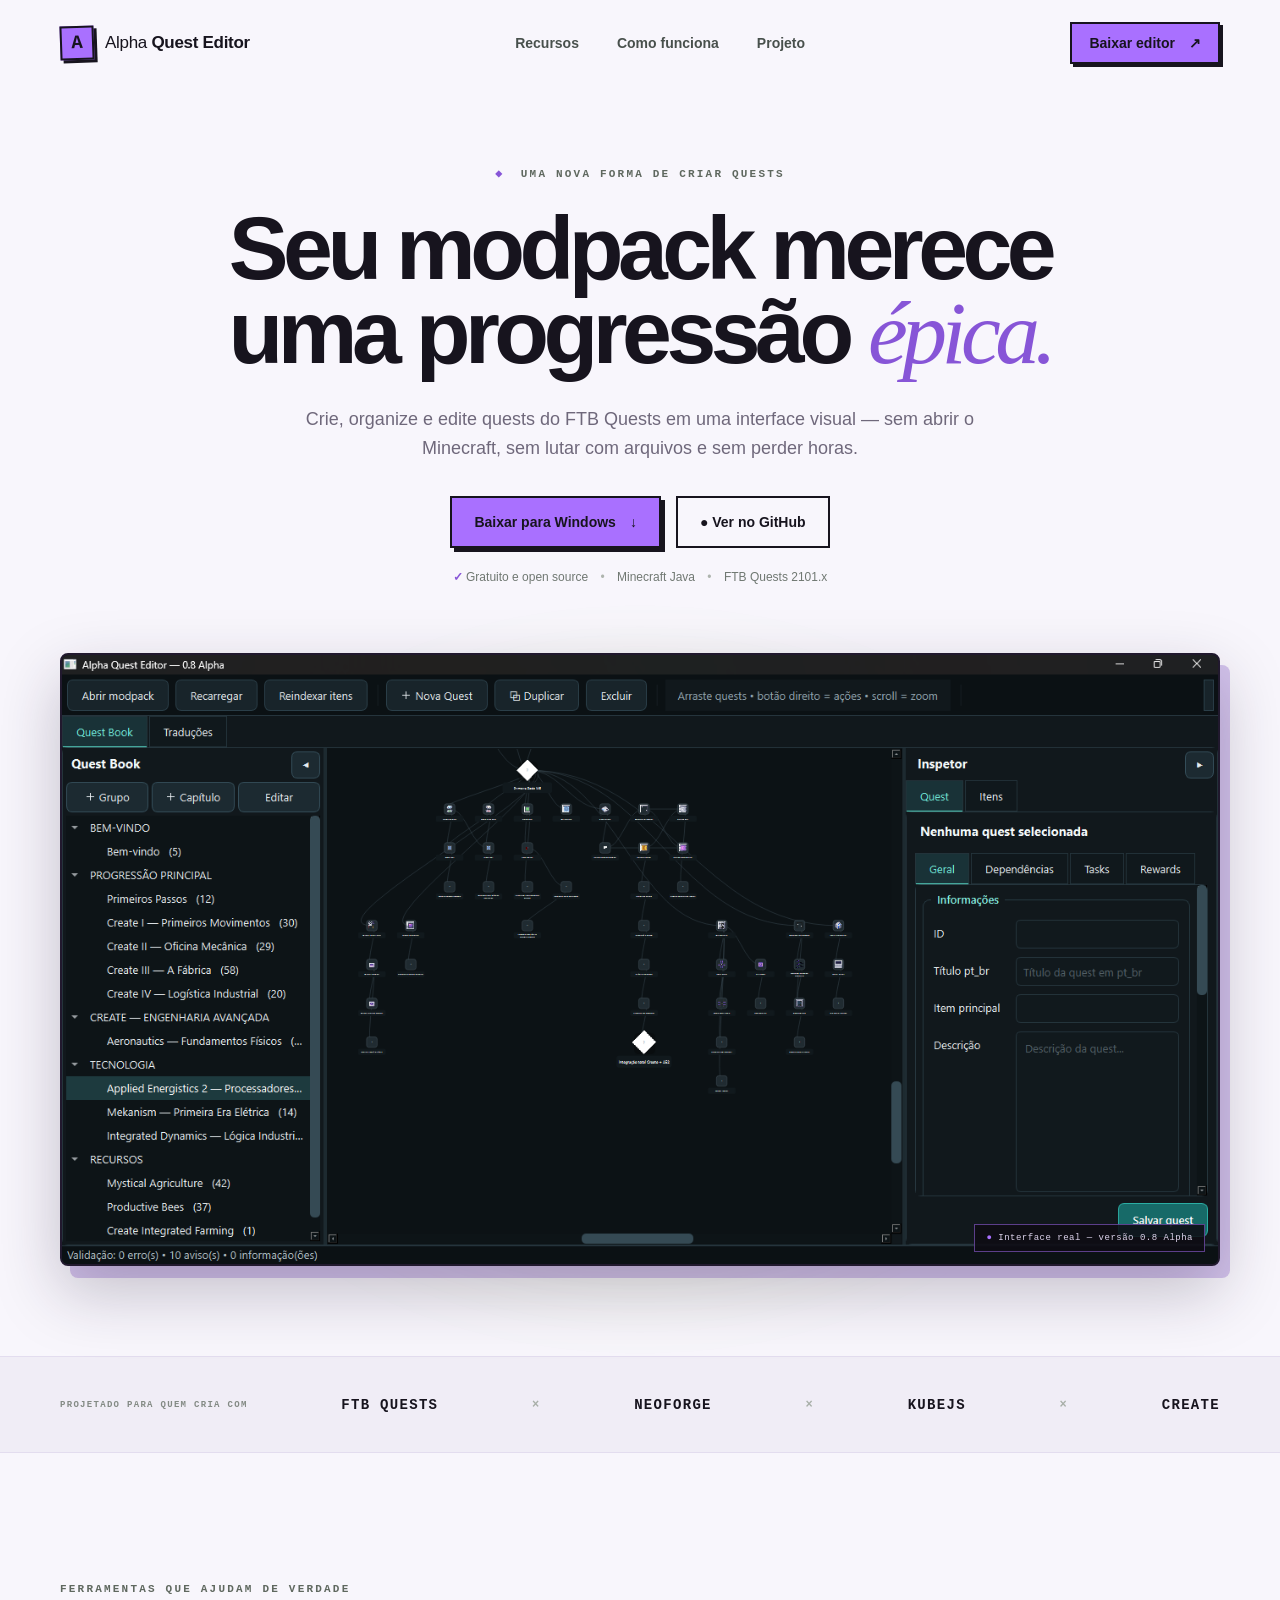
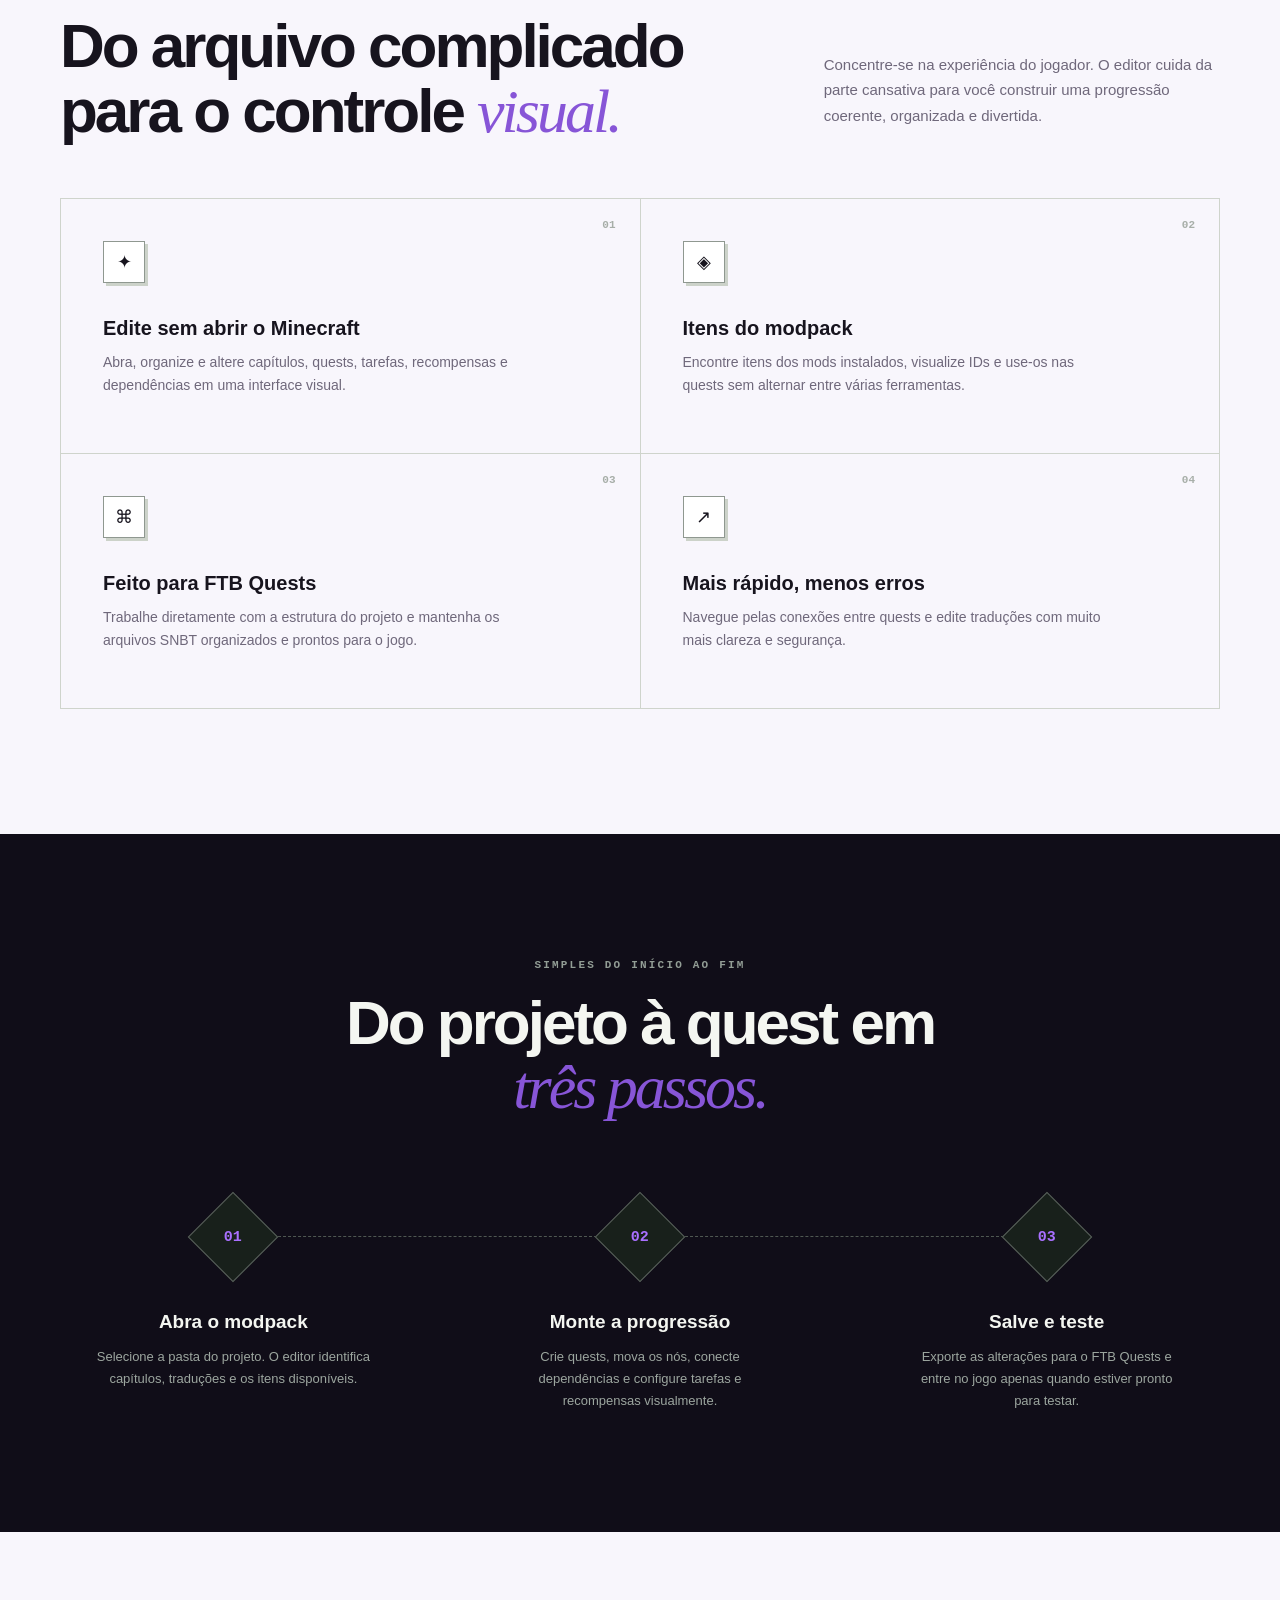
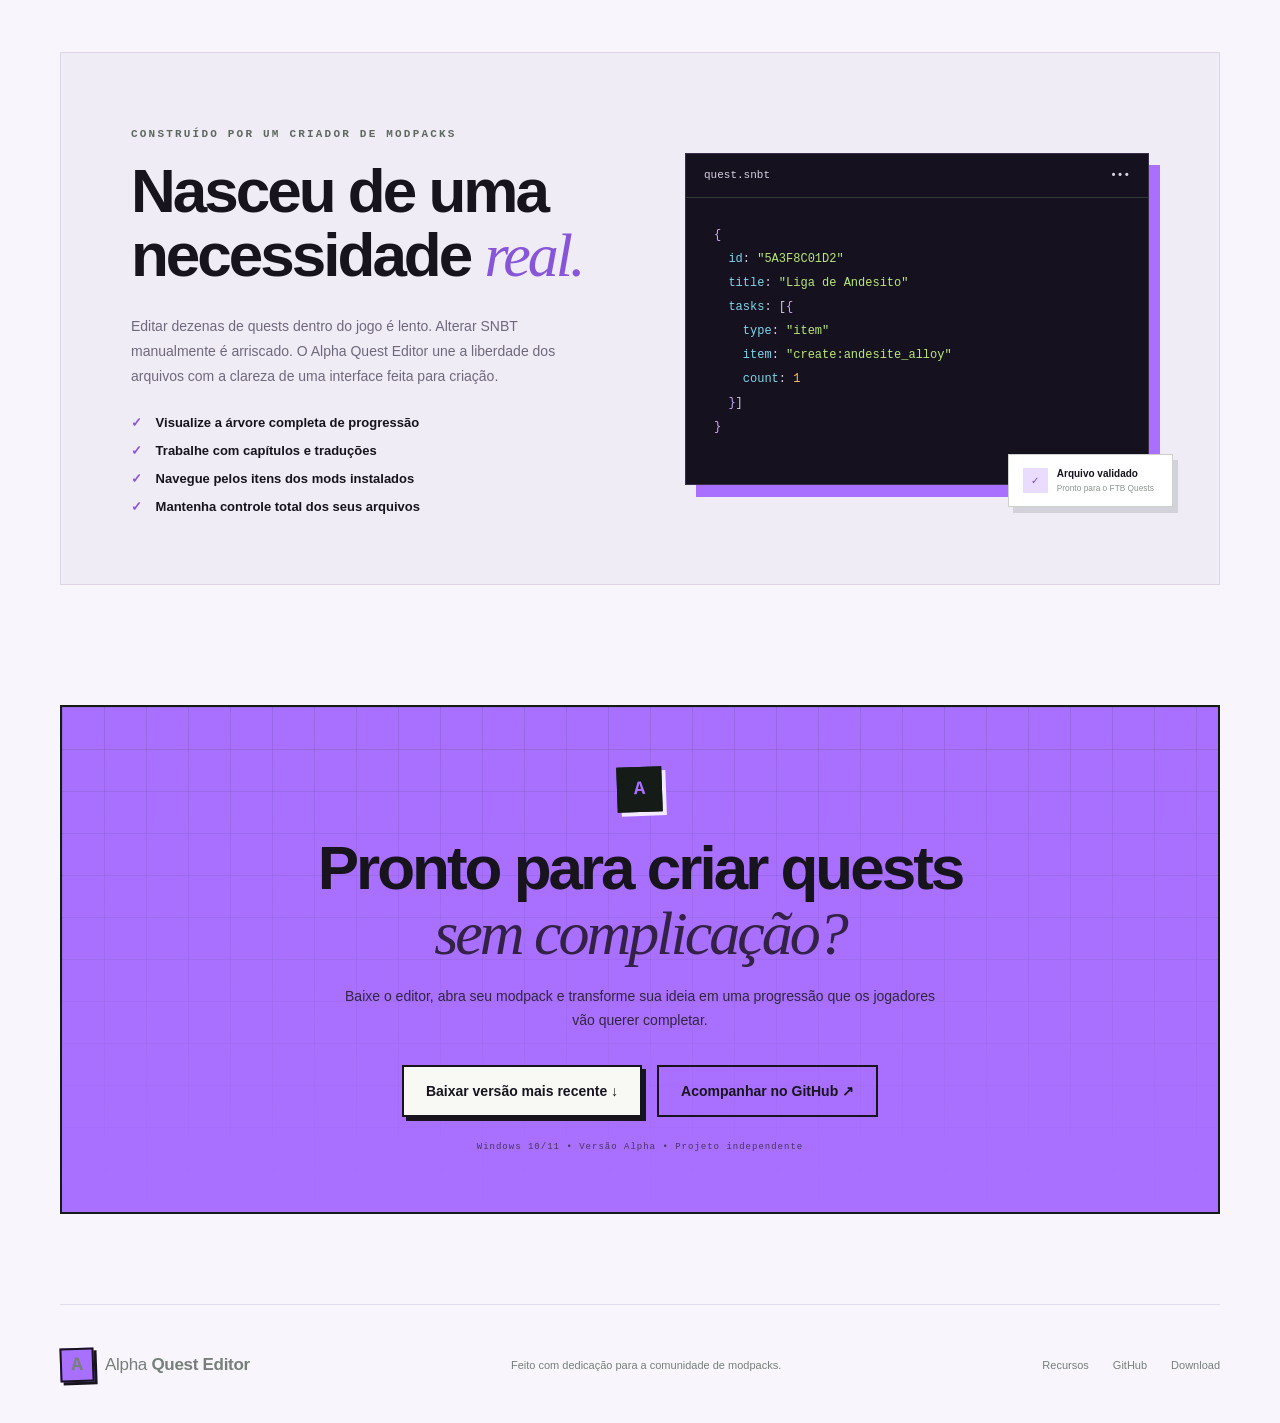
<file: index.html>
<!doctype html>
<html lang="pt-BR">
  <head>
    <meta charset="utf-8" />
    <meta name="viewport" content="width=device-width,initial-scale=1" />
    <meta
      name="description"
      content="Crie, organize e edite quests do FTB Quests sem abrir o Minecraft."
    />
    <meta name="theme-color" content="#100d18" />
    <title>Alpha Quest Editor</title>
    <link rel="stylesheet" href="styles.css" />
  </head>
  <body>
    <main>
      <nav class="nav container">
        <a class="logo" href="#inicio"
          ><span class="logo-mark">A</span
          ><span>Alpha <b>Quest Editor</b></span></a
        >
        <div class="nav-links">
          <a href="#recursos">Recursos</a
          ><a href="#como-funciona">Como funciona</a
          ><a href="#projeto">Projeto</a>
        </div>
        <a class="button button-small" href="#download"
          >Baixar editor <span>↗</span></a
        >
      </nav>

      <section class="hero container" id="inicio">
        <div class="eyebrow"><span>◆</span> UMA NOVA FORMA DE CRIAR QUESTS</div>
        <h1>Seu modpack merece<br />uma progressão <em>épica.</em></h1>
        <p class="hero-copy">
          Crie, organize e edite quests do FTB Quests em uma interface visual —
          sem abrir o Minecraft, sem lutar com arquivos e sem perder horas.
        </p>
        <div class="hero-buttons">
          <a class="button" href="#download"
            >Baixar para Windows <span>↓</span></a
          ><a class="button ghost" href="#projeto">● Ver no GitHub</a>
        </div>
        <p class="requirements">
          <span>✓</span> Gratuito e open source <i>•</i> Minecraft Java
          <i>•</i> FTB Quests 2101.x
        </p>
        <div class="mockup-wrap">
          <div class="glow"></div>
          <figure class="real-shot">
            <img
              src="assets/alpha-quest-editor.png"
              alt="Alpha Quest Editor exibindo a árvore visual de quests"
            />
            <figcaption>
              <span>●</span> Interface real — versão 0.8 Alpha
            </figcaption>
          </figure>
        </div>
      </section>

      <section class="trust">
        <div class="container trust-inner">
          <span>PROJETADO PARA QUEM CRIA COM</span><b>FTB QUESTS</b><i>×</i
          ><b>NEOFORGE</b><i>×</i><b>KUBEJS</b><i>×</i><b>CREATE</b>
        </div>
      </section>

      <section class="section container" id="recursos">
        <div class="section-heading">
          <div>
            <span class="kicker">FERRAMENTAS QUE AJUDAM DE VERDADE</span>
            <h2>Do arquivo complicado<br />para o controle <em>visual.</em></h2>
          </div>
          <p>
            Concentre-se na experiência do jogador. O editor cuida da parte
            cansativa para você construir uma progressão coerente, organizada e
            divertida.
          </p>
        </div>
        <div class="feature-grid">
          <article class="feature">
            <span class="feature-icon">✦</span>
            <h3>Edite sem abrir o Minecraft</h3>
            <p>
              Abra, organize e altere capítulos, quests, tarefas, recompensas e
              dependências em uma interface visual.
            </p>
            <span class="feature-number">01</span>
          </article>
          <article class="feature">
            <span class="feature-icon">◈</span>
            <h3>Itens do modpack</h3>
            <p>
              Encontre itens dos mods instalados, visualize IDs e use-os nas
              quests sem alternar entre várias ferramentas.
            </p>
            <span class="feature-number">02</span>
          </article>
          <article class="feature">
            <span class="feature-icon">⌘</span>
            <h3>Feito para FTB Quests</h3>
            <p>
              Trabalhe diretamente com a estrutura do projeto e mantenha os
              arquivos SNBT organizados e prontos para o jogo.
            </p>
            <span class="feature-number">03</span>
          </article>
          <article class="feature">
            <span class="feature-icon">↗</span>
            <h3>Mais rápido, menos erros</h3>
            <p>
              Navegue pelas conexões entre quests e edite traduções com muito
              mais clareza e segurança.
            </p>
            <span class="feature-number">04</span>
          </article>
        </div>
      </section>

      <section class="steps-section" id="como-funciona">
        <div class="container">
          <div class="center-heading">
            <span class="kicker">SIMPLES DO INÍCIO AO FIM</span>
            <h2>Do projeto à quest em<br /><em>três passos.</em></h2>
          </div>
          <div class="steps">
            <article>
              <div class="step-num"><span>01</span></div>
              <div class="step-line"></div>
              <h3>Abra o modpack</h3>
              <p>
                Selecione a pasta do projeto. O editor identifica capítulos,
                traduções e os itens disponíveis.
              </p>
            </article>
            <article>
              <div class="step-num"><span>02</span></div>
              <div class="step-line"></div>
              <h3>Monte a progressão</h3>
              <p>
                Crie quests, mova os nós, conecte dependências e configure
                tarefas e recompensas visualmente.
              </p>
            </article>
            <article>
              <div class="step-num"><span>03</span></div>
              <h3>Salve e teste</h3>
              <p>
                Exporte as alterações para o FTB Quests e entre no jogo apenas
                quando estiver pronto para testar.
              </p>
            </article>
          </div>
        </div>
      </section>

      <section class="project-section container" id="projeto">
        <div class="project-card">
          <div class="project-copy">
            <span class="kicker">CONSTRUÍDO POR UM CRIADOR DE MODPACKS</span>
            <h2>Nasceu de uma necessidade <em>real.</em></h2>
            <p>
              Editar dezenas de quests dentro do jogo é lento. Alterar SNBT
              manualmente é arriscado. O Alpha Quest Editor une a liberdade dos
              arquivos com a clareza de uma interface feita para criação.
            </p>
            <ul>
              <li><span>✓</span> Visualize a árvore completa de progressão</li>
              <li><span>✓</span> Trabalhe com capítulos e traduções</li>
              <li><span>✓</span> Navegue pelos itens dos mods instalados</li>
              <li><span>✓</span> Mantenha controle total dos seus arquivos</li>
            </ul>
          </div>
          <div class="code-card">
            <div class="code-bar"><span>quest.snbt</span><b>•••</b></div>
            <pre><code><span class="purple">{</span>
  <span class="blue">id</span>: <span class="green">"5A3F8C01D2"</span>
  <span class="blue">title</span>: <span class="green">"Liga de Andesito"</span>
  <span class="blue">tasks</span>: [<span class="purple">{</span>
    <span class="blue">type</span>: <span class="green">"item"</span>
    <span class="blue">item</span>: <span class="green">"create:andesite_alloy"</span>
    <span class="blue">count</span>: <span class="orange">1</span>
  <span class="purple">}</span>]
<span class="purple">}</span></code></pre>
            <div class="code-badge">
              <span>✓</span><b>Arquivo validado</b
              ><small>Pronto para o FTB Quests</small>
            </div>
          </div>
        </div>
      </section>

      <section class="cta container" id="download">
        <div class="cta-grid"></div>
        <div class="cta-content">
          <span class="logo-mark large">A</span>
          <h2>Pronto para criar quests<br /><em>sem complicação?</em></h2>
          <p>
            Baixe o editor, abra seu modpack e transforme sua ideia em uma
            progressão que os jogadores vão querer completar.
          </p>
          <div class="hero-buttons">
            <a
              class="button light"
              href="https://github.com/DiomarGoncalves/AlphaQuestEditor/releases"
              >Baixar versão mais recente ↓</a
            ><a
              class="button outline"
              href="https://github.com/DiomarGoncalves/AlphaQuestEditor"
              >Acompanhar no GitHub ↗</a
            >
          </div>
          <small>Windows 10/11 • Versão Alpha • Projeto independente</small>
        </div>
      </section>

      <footer class="footer container">
        <a class="logo" href="#inicio"
          ><span class="logo-mark">A</span
          ><span>Alpha <b>Quest Editor</b></span></a
        >
        <p>Feito com dedicação para a comunidade de modpacks.</p>
        <div>
          <a href="#recursos">Recursos</a><a href="#projeto">GitHub</a
          ><a href="#download">Download</a>
        </div>
      </footer>
    </main>
  </body>
</html>
</file>
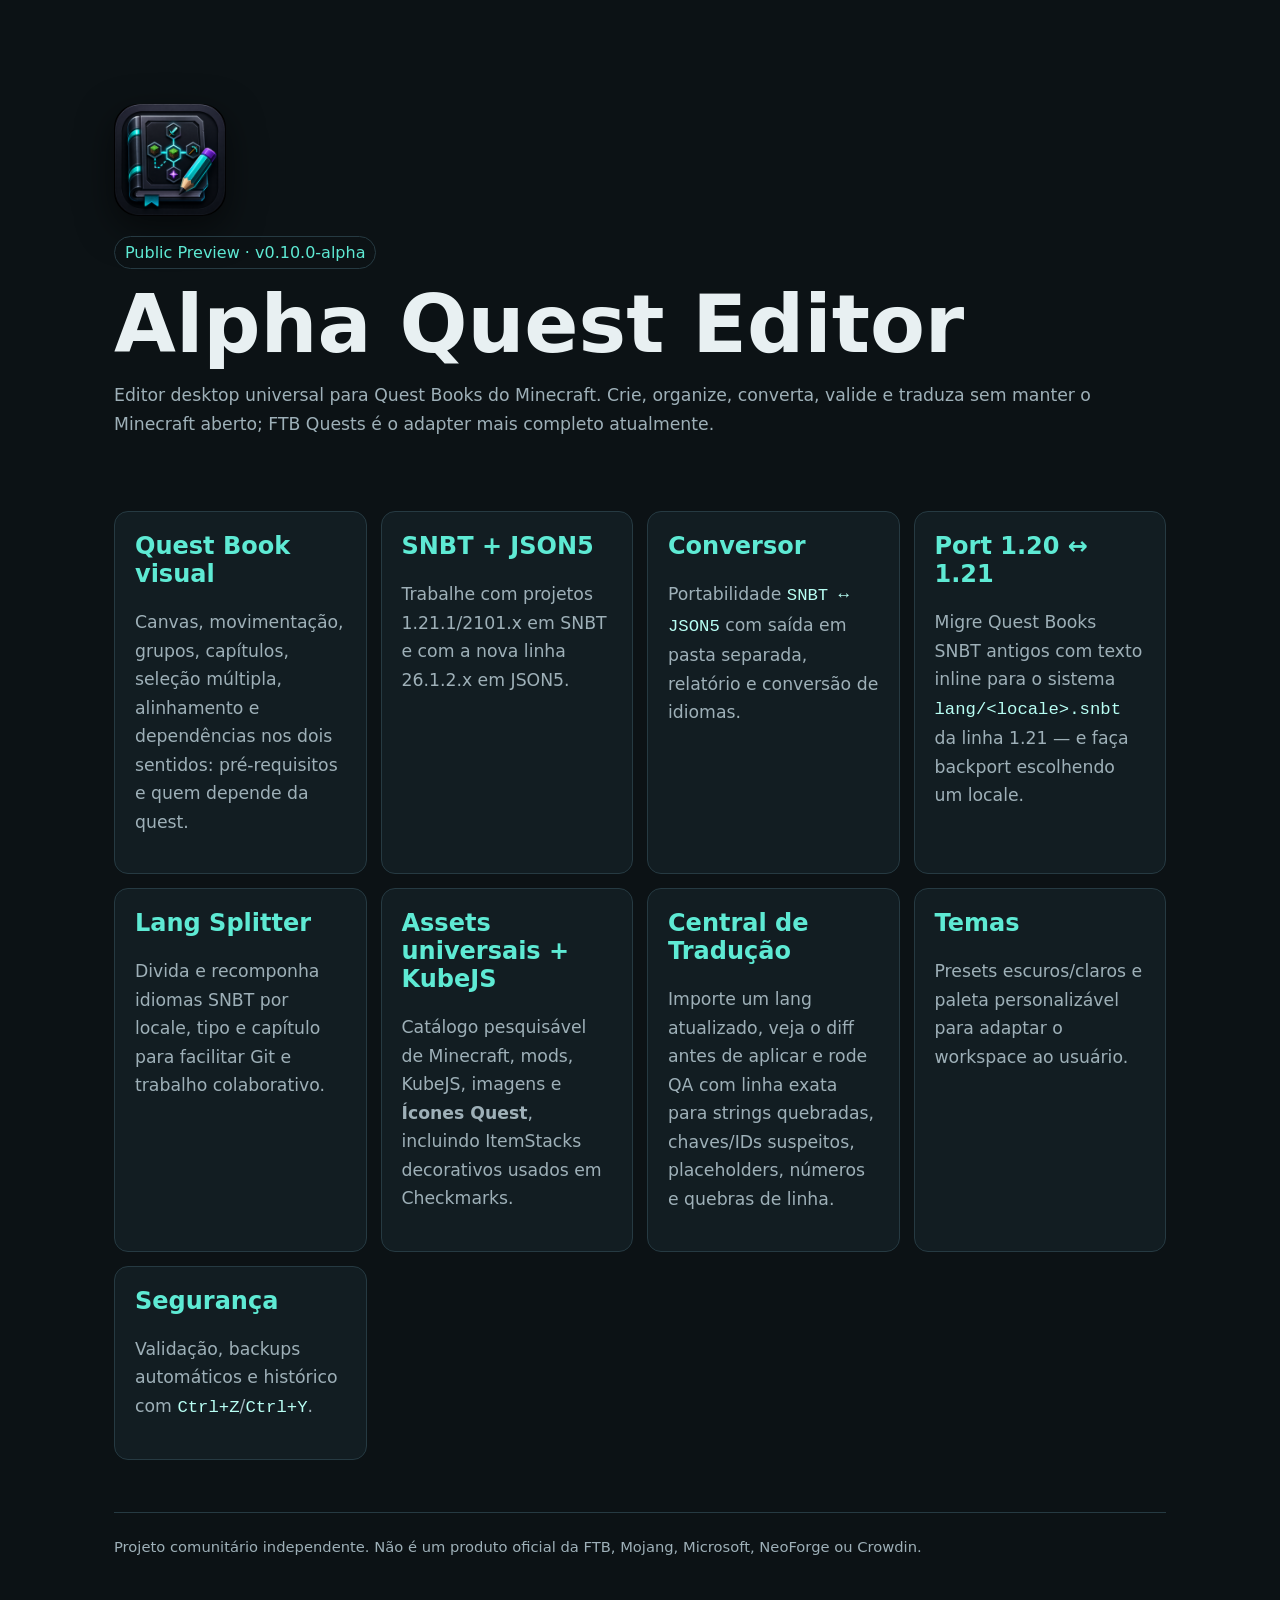
<file: docs/index.html>
<!doctype html>
<html lang="pt-BR">
<head>
  <meta charset="utf-8">
  <meta name="viewport" content="width=device-width, initial-scale=1">
  <title>Alpha Quest Editor</title>
  <link rel="icon" type="image/png" href="favicon.png">
  <style>
    :root{color-scheme:dark;--bg:#0c1215;--panel:#121d22;--text:#e8f0f2;--muted:#9eb0b8;--accent:#5eead4;--line:#263a42}
    *{box-sizing:border-box}body{margin:0;font-family:system-ui,-apple-system,Segoe UI,sans-serif;background:var(--bg);color:var(--text)}
    main{max-width:1100px;margin:auto;padding:64px 24px}.hero{padding:40px 0 26px}.badge{display:inline-block;padding:6px 10px;border:1px solid var(--line);border-radius:999px;color:var(--accent)}
    h1{font-size:clamp(2.2rem,7vw,5rem);line-height:.95;margin:18px 0}p{color:var(--muted);font-size:1.08rem;line-height:1.65}.grid{display:grid;grid-template-columns:repeat(auto-fit,minmax(230px,1fr));gap:14px;margin-top:30px}
    article{background:var(--panel);border:1px solid var(--line);border-radius:14px;padding:20px}.appicon{width:112px;height:112px;border-radius:24px;display:block;margin-bottom:20px;box-shadow:0 12px 36px #0008}h2{margin-top:0;color:var(--accent)}code{color:#b8fff4}.foot{margin-top:52px;border-top:1px solid var(--line);padding-top:22px;font-size:.92rem}
  </style>
</head>
<body><main>
  <section class="hero"><img class="appicon" src="icon.png" alt="Ícone do Alpha Quest Editor"><span class="badge">Public Preview · v0.10.0-alpha</span><h1>Alpha Quest Editor</h1><p>Editor desktop universal para Quest Books do Minecraft. Crie, organize, converta, valide e traduza sem manter o Minecraft aberto; FTB Quests é o adapter mais completo atualmente.</p></section>
  <section class="grid">
    <article><h2>Quest Book visual</h2><p>Canvas, movimentação, grupos, capítulos, seleção múltipla, alinhamento e dependências nos dois sentidos: pré-requisitos e quem depende da quest.</p></article>
    <article><h2>SNBT + JSON5</h2><p>Trabalhe com projetos 1.21.1/2101.x em SNBT e com a nova linha 26.1.2.x em JSON5.</p></article>
    <article><h2>Conversor</h2><p>Portabilidade <code>SNBT ↔ JSON5</code> com saída em pasta separada, relatório e conversão de idiomas.</p></article>
    <article><h2>Port 1.20 ↔ 1.21</h2><p>Migre Quest Books SNBT antigos com texto inline para o sistema <code>lang/&lt;locale&gt;.snbt</code> da linha 1.21 — e faça backport escolhendo um locale.</p></article>
    <article><h2>Lang Splitter</h2><p>Divida e recomponha idiomas SNBT por locale, tipo e capítulo para facilitar Git e trabalho colaborativo.</p></article>
    <article><h2>Assets universais + KubeJS</h2><p>Catálogo pesquisável de Minecraft, mods, KubeJS, imagens e <strong>Ícones Quest</strong>, incluindo ItemStacks decorativos usados em Checkmarks.</p></article>
    <article><h2>Central de Tradução</h2><p>Importe um lang atualizado, veja o diff antes de aplicar e rode QA com linha exata para strings quebradas, chaves/IDs suspeitos, placeholders, números e quebras de linha.</p></article>
    <article><h2>Temas</h2><p>Presets escuros/claros e paleta personalizável para adaptar o workspace ao usuário.</p></article>
    <article><h2>Segurança</h2><p>Validação, backups automáticos e histórico com <code>Ctrl+Z</code>/<code>Ctrl+Y</code>.</p></article>
  </section>
  <p class="foot">Projeto comunitário independente. Não é um produto oficial da FTB, Mojang, Microsoft, NeoForge ou Crowdin.</p>
</main></body></html>
</file>
<file: styles.css>
:root{--ink:#17141e;--muted:#6f687b;--lime:#a970ff;--cream:#f8f6fc;--line:#e3ddef;--night:#100d18}*{box-sizing:border-box}html{scroll-behavior:smooth}body{margin:0;background:var(--cream);color:var(--ink);font-family:Arial,Helvetica,sans-serif}a{color:inherit;text-decoration:none}.container{width:min(1160px,calc(100% - 48px));margin-inline:auto}.nav{height:86px;display:flex;align-items:center;justify-content:space-between;position:relative;z-index:5}.logo{display:flex;gap:11px;align-items:center;font-size:17px;letter-spacing:-.3px}.logo-mark{display:grid;place-items:center;width:34px;height:34px;background:var(--lime);border:2px solid var(--ink);box-shadow:3px 3px 0 var(--ink);font:900 19px/1 monospace;transform:rotate(-2deg)}.nav-links{display:flex;gap:38px;font-size:14px;font-weight:600;color:#48504c}.nav-links a:hover{color:#8755d7}.button{display:inline-flex;align-items:center;justify-content:center;gap:14px;background:var(--lime);border:2px solid var(--ink);box-shadow:4px 4px 0 var(--ink);padding:16px 22px;font-size:14px;font-weight:800;transition:.2s}.button:hover{transform:translate(2px,2px);box-shadow:2px 2px 0 var(--ink)}.button-small{padding:11px 17px;box-shadow:3px 3px 0 var(--ink)}
.hero{text-align:center;padding-top:82px}.eyebrow,.kicker{font:800 11px/1.2 monospace;letter-spacing:2.2px;color:#5f685f}.eyebrow span{color:#8755d7;margin-right:8px}.hero h1{font-size:clamp(54px,7vw,94px);line-height:.94;letter-spacing:-5.5px;margin:25px auto 29px;max-width:1000px;font-weight:850}.hero h1 em,.section h2 em,.center-heading h2 em,.project-copy h2 em,.cta h2 em{font-family:Georgia,serif;font-weight:400;color:#8755d7}.hero-copy{font-size:18px;line-height:1.65;color:var(--muted);max-width:690px;margin:0 auto}.hero-buttons{display:flex;justify-content:center;gap:15px;margin-top:32px}.ghost{background:transparent;box-shadow:none}.github-dot{font-size:12px}.requirements{margin:22px 0 45px;color:#707872;font-size:12px}.requirements span{color:#8755d7;font-weight:900}.requirements i{font-style:normal;margin:0 9px;color:#aeb4ae}.mockup-wrap{position:relative;padding:24px 0 0}.glow{position:absolute;inset:0 8% -10%;background:radial-gradient(ellipse,var(--lime) 0,rgba(186,247,55,.22) 36%,transparent 68%);filter:blur(45px);opacity:.62}.window{position:relative;background:#1a211d;border:2px solid #1b201d;box-shadow:0 25px 65px rgba(29,38,30,.2),10px 12px 0 rgba(149,216,12,.28);border-radius:8px;overflow:hidden;text-align:left}.window-bar{height:43px;padding:0 13px;display:flex;align-items:center;justify-content:space-between;color:#d9ded9;font-size:11px}.brand-mini{display:flex;align-items:center;gap:8px}.cube{display:grid;place-items:center;width:21px;height:21px;background:var(--lime);color:#121812;font-weight:900}.window-actions{display:flex;gap:18px;color:#778079}.app-grid{height:510px;display:grid;grid-template-columns:215px 1fr 245px;background:#e9ece5;border-top:1px solid #303832}.sidebar,.inspector{background:#f7f8f4}.sidebar{border-right:1px solid #d8ddd5;padding:20px 12px}.side-label{font:800 8px monospace;letter-spacing:1.4px;color:#8a928b;padding:0 8px 11px}.project-row{display:flex;gap:9px;align-items:center;padding:10px 8px;background:#edf0e9;border-radius:3px;font-size:10px}.project-row small,.workspace-head small,.task small{display:block;color:#919891;margin-top:4px;font-size:8px}.folder{display:grid;place-items:center;width:28px;height:28px;background:#d0f883}.chapters-label{margin-top:23px;display:flex;justify-content:space-between}.chapter{display:grid;grid-template-columns:22px 1fr 25px;align-items:center;padding:10px 8px;font-size:9px;color:#566059;margin:3px 0}.chapter.active{background:#eadcff;color:#182016;border-left:3px solid #8755d7}.chapter em{font-style:normal;text-align:center;background:#e6eae2;padding:3px;border-radius:8px;font-size:7px}.workspace{min-width:0;background-color:#e9ede6;background-image:linear-gradient(#dce2da 1px,transparent 1px),linear-gradient(90deg,#dce2da 1px,transparent 1px);background-size:22px 22px}.workspace-head{height:62px;background:#f8f9f5;border-bottom:1px solid #d8ddd5;display:flex;align-items:center;justify-content:space-between;padding:0 16px;font-size:11px}.toolbar{display:flex;gap:9px;align-items:center;font-size:8px}.toolbar button{border:0;background:#a970ff;padding:8px 13px;font-size:8px;font-weight:bold}.quest-canvas{height:448px;position:relative;overflow:hidden}.quest{position:absolute;width:90px;text-align:center;font-size:8px;font-weight:bold;z-index:2}.quest i{display:grid;place-items:center;margin:0 auto 7px;width:47px;height:47px;background:#f8faf5;border:2px solid #8d968f;box-shadow:3px 3px 0 #c8cec6;border-radius:6px;font-style:normal;font-size:17px}.quest.selected i{border-color:#87bd16;background:#efffd0;box-shadow:0 0 0 4px rgba(160,220,30,.22)}.quest.done i{background:#d7f69c;border-color:#73a509}.q1{left:7%;top:190px}.q2{left:29%;top:190px}.q3{left:53%;top:108px}.q4{left:53%;top:270px}.q5{left:77%;top:190px}.connector{position:absolute;height:2px;background:#9da69e;transform-origin:left center}.c1{left:17%;top:214px;width:13%}.c2{left:39%;top:214px;width:18%;transform:rotate(-25deg)}.c3{left:39%;top:217px;width:18%;transform:rotate(25deg)}.inspector{border-left:1px solid #d8ddd5;padding:15px}.inspect-head{display:flex;justify-content:space-between;font-size:11px;border-bottom:1px solid #e0e3dd;padding:0 0 14px;margin-bottom:17px}.inspector label{display:block;font:800 7px monospace;letter-spacing:1px;color:#818981;margin:12px 0 6px}.input,.textarea,.item-input{border:1px solid #cfd5cd;background:white;padding:10px;font-size:8px}.textarea{height:62px;line-height:1.5}.item-input{display:flex;align-items:center;gap:8px}.item-pixel{display:grid;place-items:center;width:24px;height:24px;background:#b3c2a1;color:#526048}.inspect-tabs{display:flex;gap:22px;border-bottom:1px solid #d8ddd5;margin-top:18px;font-size:8px}.inspect-tabs b{border-bottom:2px solid #8755d7;padding:9px 0}.inspect-tabs span{padding:9px 0}.task{display:grid;grid-template-columns:30px 1fr 20px;align-items:center;padding:9px;margin-top:9px;background:#eef1eb;font-size:8px}.small{width:22px;height:22px}.task em{font-style:normal}.add-task{width:100%;border:1px dashed #bac1b8;background:transparent;padding:8px;margin-top:8px;font-size:8px;color:#687068}
.trust{margin-top:90px;border-block:1px solid var(--line);background:#f0edf6}.trust-inner{height:95px;display:flex;align-items:center;justify-content:space-between;font:800 12px monospace;letter-spacing:1.3px}.trust-inner span{font-size:9px;color:#838a84}.trust-inner b{font-size:14px}.trust-inner i{color:#a8afa8}.section{padding-block:125px}.section-heading{display:grid;grid-template-columns:1.4fr .8fr;align-items:end;gap:70px;margin-bottom:55px}.section h2,.center-heading h2,.project-copy h2,.cta h2{font-size:clamp(39px,5vw,62px);line-height:1.04;letter-spacing:-3px;margin:18px 0 0}.section-heading>p{color:var(--muted);line-height:1.7;font-size:15px}.feature-grid{display:grid;grid-template-columns:repeat(2,1fr);border-top:1px solid #cfd4cc;border-left:1px solid #cfd4cc}.feature{position:relative;min-height:255px;padding:42px;border-right:1px solid #cfd4cc;border-bottom:1px solid #cfd4cc;overflow:hidden}.feature:hover{background:#f1ebfa}.feature-icon{display:grid;place-items:center;width:42px;height:42px;border:1px solid #8f9890;background:#fff;box-shadow:3px 3px 0 #ccd2c9;font-size:18px}.feature h3{margin:34px 0 11px;font-size:20px}.feature p{max-width:430px;margin:0;color:var(--muted);font-size:14px;line-height:1.65}.feature-number{position:absolute;right:24px;top:20px;font:800 11px monospace;color:#a7aea8}.steps-section{background:var(--night);color:#f4f6f1;padding:120px 0}.center-heading{text-align:center}.center-heading .kicker{color:#929d95}.steps{display:grid;grid-template-columns:repeat(3,1fr);gap:60px;margin-top:85px}.steps article{text-align:center;position:relative}.step-num{position:relative;z-index:2;margin:auto;display:grid;place-items:center;width:64px;height:64px;border:1px solid #59615c;background:#18201b;color:var(--lime);font:700 15px monospace;transform:rotate(45deg)}.step-num span{transform:rotate(-45deg)}.step-line{position:absolute;left:60%;top:31px;width:95%;border-top:1px dashed #4f5852}.steps h3{margin:42px 0 13px;font-size:19px}.steps p{color:#9ca69f;font-size:13px;line-height:1.7;max-width:280px;margin:auto}.project-section{padding-block:120px}.project-card{display:grid;grid-template-columns:1fr 1fr;gap:90px;align-items:center;background:#f0ecf6;border:1px solid #ddd4e8;padding:70px}.project-copy p{color:var(--muted);font-size:14px;line-height:1.8;margin:26px 0}.project-copy ul{padding:0;margin:0;list-style:none;display:grid;gap:13px;font-size:13px;font-weight:700}.project-copy li span{color:#8755d7;margin-right:10px}.code-card{position:relative;background:#15111e;color:#d7cfe3;border:1px solid #3b304c;box-shadow:11px 12px 0 #a970ff}.code-bar{height:44px;padding:0 18px;display:flex;align-items:center;justify-content:space-between;border-bottom:1px solid #333b36;font:11px monospace}.code-card pre{padding:25px 28px 45px;margin:0;font:12px/2 monospace;overflow:auto}.purple{color:#d6a8ff}.blue{color:#82d5ec}.green{color:#b7e878}.orange{color:#ffbf6a}.code-badge{position:absolute;right:-25px;bottom:-23px;background:white;color:var(--ink);border:1px solid #ccd2ca;box-shadow:5px 6px 0 rgba(20,30,23,.13);padding:13px 18px 13px 48px;font-size:10px}.code-badge span{position:absolute;left:14px;top:13px;display:grid;place-items:center;width:25px;height:25px;background:#eadcff;color:#7847c4}.code-badge small{display:block;color:#8d958f;margin-top:4px}.cta{position:relative;background:#a970ff;border:2px solid #151b17;margin-bottom:90px;min-height:430px;display:grid;place-items:center;text-align:center;overflow:hidden}.cta-grid{position:absolute;inset:0;background-image:linear-gradient(rgba(34,56,25,.12) 1px,transparent 1px),linear-gradient(90deg,rgba(34,56,25,.12) 1px,transparent 1px);background-size:42px 42px;mask-image:linear-gradient(to bottom,black,transparent)}.cta-content{position:relative;padding:60px 20px}.large{width:45px;height:45px;margin:auto;background:#151b17;color:var(--lime);box-shadow:4px 4px 0 #f3eaff;border-color:#151b17}.cta h2{margin-top:24px}.cta h2 em{color:#342146}.cta p{max-width:610px;margin:20px auto;color:#312540;line-height:1.7;font-size:14px}.cta .light{background:#f8f9f4}.cta .outline{background:transparent;box-shadow:none}.cta small{display:block;margin-top:25px;color:#49345f;font:9px monospace;letter-spacing:1px}.footer{height:120px;border-top:1px solid var(--line);display:flex;align-items:center;justify-content:space-between;font-size:11px;color:#777f79}.footer>div{display:flex;gap:24px}.footer a:hover{color:#8755d7}
@media(max-width:900px){.app-grid{grid-template-columns:170px 1fr}.inspector{display:none}.nav-links{display:none}.hero{padding-top:55px}.hero h1{letter-spacing:-3px}.project-card{grid-template-columns:1fr;gap:55px;padding:50px}.trust-inner{flex-wrap:wrap;justify-content:center;gap:20px}.trust-inner>span{width:100%;text-align:center;margin-bottom:-15px}.section-heading{grid-template-columns:1fr}.steps{gap:25px}.step-line{width:75%}.app-grid{height:440px}.quest-canvas{height:378px}}
@media(max-width:640px){.container{width:min(100% - 28px,1160px)}.nav{height:72px}.nav .button-small{display:none}.hero{padding-top:50px}.hero h1{font-size:50px;letter-spacing:-2.8px}.hero-copy{font-size:15px}.hero-buttons{flex-direction:column}.button{width:100%}.requirements{line-height:2}.mockup-wrap{margin-inline:-7px}.app-grid{grid-template-columns:1fr;height:380px}.sidebar{display:none}.window{border-radius:4px}.workspace-head{padding:0 9px}.toolbar span{display:none}.quest-canvas{height:318px}.quest{transform:scale(.82)}.q1{left:0}.q2{left:22%}.q3,.q4{left:48%}.q5{left:74%}.trust{margin-top:60px}.trust-inner{height:auto;padding-block:25px}.trust-inner i{display:none}.section,.project-section{padding-block:85px}.section-heading{gap:20px;margin-bottom:38px}.section h2,.center-heading h2,.project-copy h2,.cta h2{font-size:42px;letter-spacing:-2px}.feature-grid{grid-template-columns:1fr}.feature{padding:32px;min-height:230px}.steps-section{padding:85px 0}.steps{grid-template-columns:1fr;margin-top:60px;gap:55px}.step-line{display:none}.steps h3{margin-top:32px}.project-card{padding:35px 24px}.code-card{margin-right:10px}.code-card pre{padding:18px 15px 40px;font-size:10px}.code-badge{right:-12px}.cta{width:calc(100% - 28px);margin-bottom:60px}.cta-content{padding:48px 16px}.footer{height:auto;padding-block:35px;flex-direction:column;gap:22px;text-align:center}}
@media(prefers-reduced-motion:reduce){html{scroll-behavior:auto}.button{transition:none}}
.real-shot{position:relative;margin:0;background:#0b1215;border:2px solid #21192e;box-shadow:0 25px 65px rgba(35,22,52,.25),10px 12px 0 rgba(125,77,198,.3);border-radius:8px;overflow:hidden}.real-shot img{display:block;width:100%;height:auto}.real-shot figcaption{position:absolute;right:13px;bottom:12px;background:rgba(14,12,20,.88);border:1px solid rgba(169,112,255,.5);color:#ddd4ec;padding:8px 11px;font:9px monospace;letter-spacing:.5px}.real-shot figcaption span{color:#a970ff}
</file>
